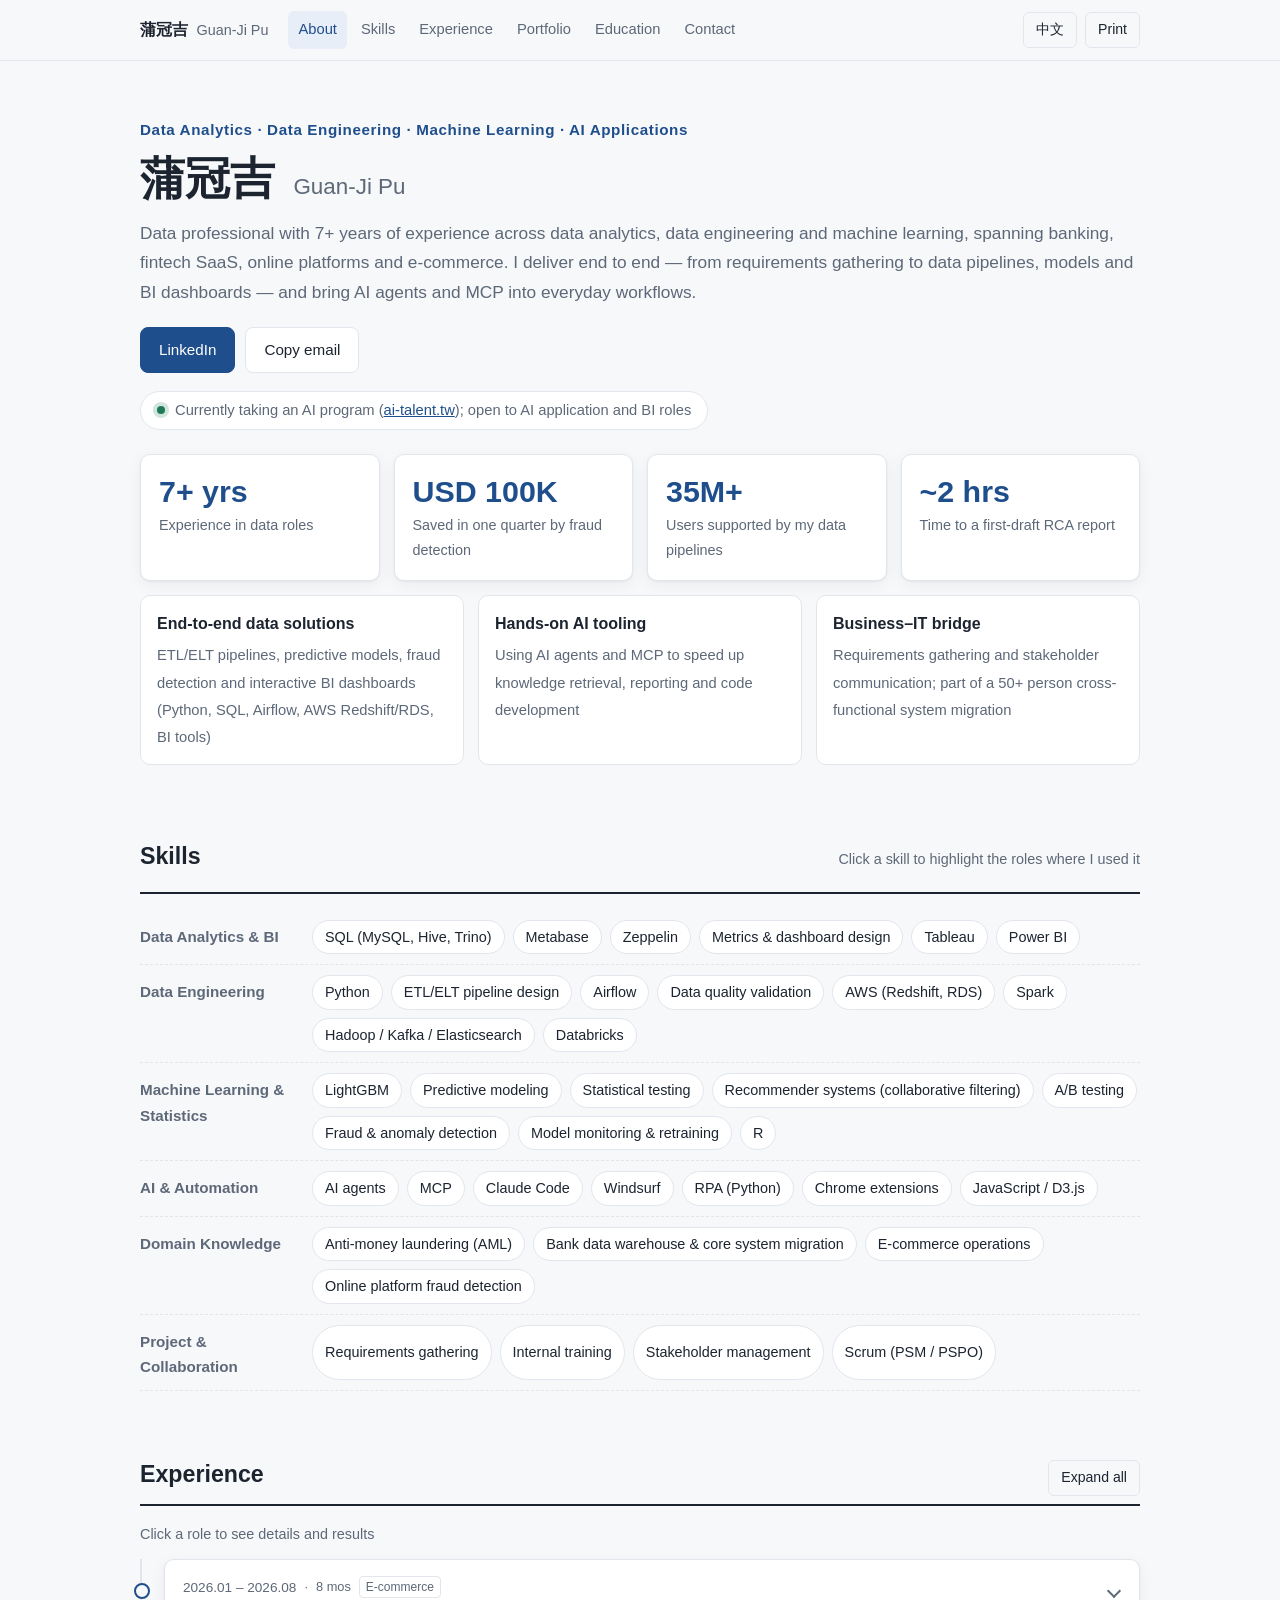
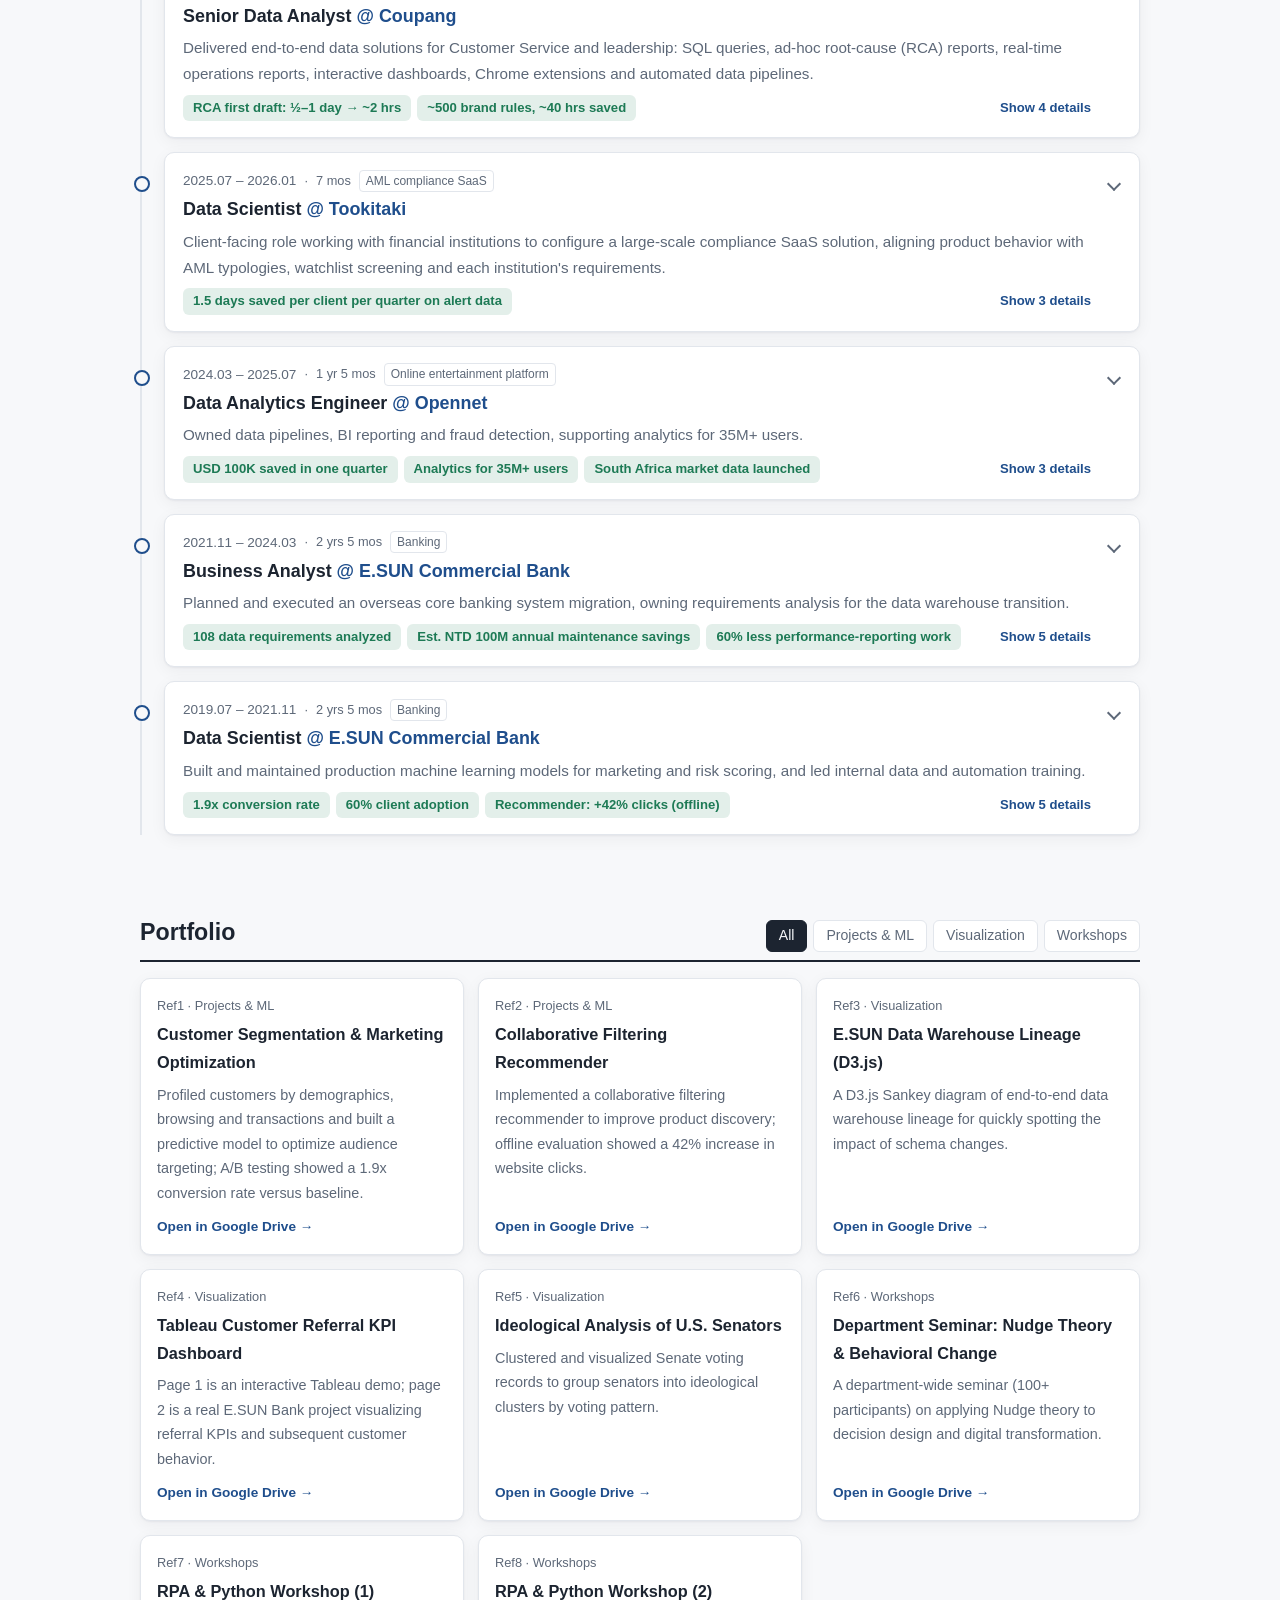
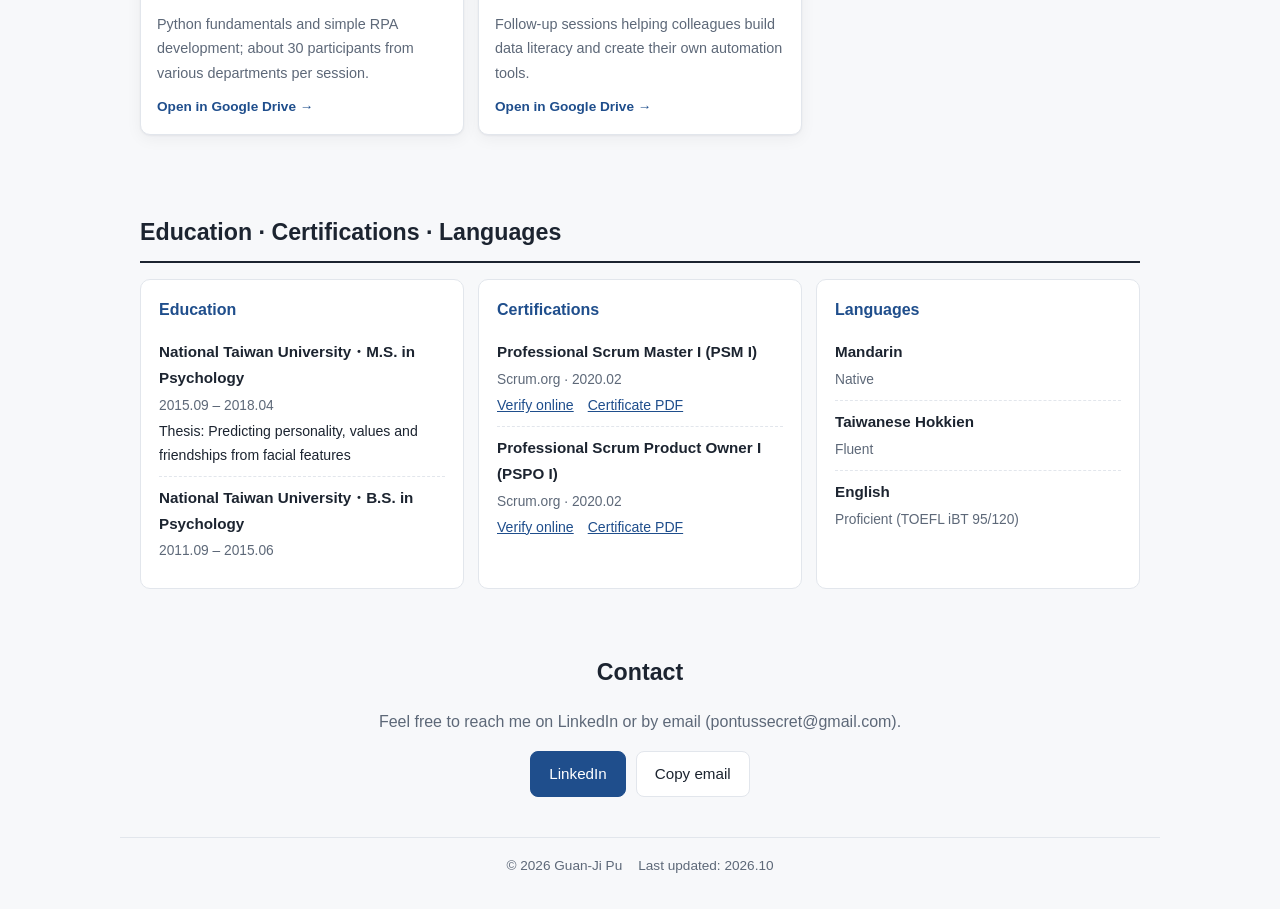
<file: index.html>
<!doctype html>
<html lang="zh-Hant-TW">
<head>
<meta charset="utf-8">
<meta name="viewport" content="width=device-width, initial-scale=1">
<title>蒲冠吉 Guan-Ji Pu｜資料分析 · 資料工程 · AI 應用</title>
<meta name="description" content="蒲冠吉 Guan-Ji Pu 個人履歷：7 年以上資料分析、資料工程與機器學習經驗，橫跨銀行、金融科技 SaaS、線上平台與電商產業。">
<meta property="og:type" content="profile">
<meta property="og:url" content="https://harryputaiwan.github.io/">
<meta property="og:title" content="蒲冠吉 Guan-Ji Pu｜資料分析 · 資料工程 · AI 應用">
<meta property="og:description" content="7 年以上資料分析、資料工程與機器學習經驗，橫跨銀行、金融科技 SaaS、線上平台與電商產業。">
<meta property="og:image" content="https://harryputaiwan.github.io/og.png">
<meta property="og:image:width" content="1200">
<meta property="og:image:height" content="630">
<meta name="twitter:card" content="summary_large_image">
<link rel="icon" href="favicon.svg" type="image/svg+xml">
<link rel="apple-touch-icon" href="apple-touch-icon.png">
<link rel="alternate" hreflang="zh-Hant" href="https://harryputaiwan.github.io/">
<link rel="alternate" hreflang="en" href="https://harryputaiwan.github.io/?lang=en">
<script type="application/ld+json">
{
  "@context": "https://schema.org",
  "@type": "Person",
  "name": "Guan-Ji Pu",
  "alternateName": "蒲冠吉",
  "url": "https://harryputaiwan.github.io/",
  "jobTitle": "Data Analyst / Data Analytics Engineer",
  "description": "Data professional with 7+ years across data analytics, data engineering and machine learning in banking, fintech SaaS, online platforms and e-commerce.",
  "address": { "@type": "PostalAddress", "addressLocality": "Taipei", "addressCountry": "TW" },
  "alumniOf": { "@type": "CollegeOrUniversity", "name": "National Taiwan University" },
  "hasCredential": [
    { "@type": "EducationalOccupationalCredential", "name": "Professional Scrum Master I (PSM I)", "url": "https://scrum.org/certificates/510007" },
    { "@type": "EducationalOccupationalCredential", "name": "Professional Scrum Product Owner I (PSPO I)", "url": "https://scrum.org/certificates/510532" }
  ],
  "knowsAbout": ["SQL", "Python", "ETL/ELT pipelines", "Airflow", "AWS Redshift", "Metabase", "Tableau", "Power BI", "LightGBM", "Predictive modeling", "A/B testing", "Fraud detection", "AI agents", "MCP", "Anti-money laundering"],
  "knowsLanguage": ["zh-TW", "en"],
  "sameAs": ["https://www.linkedin.com/in/guan-ji-pu"]
}
</script>
<link rel="stylesheet" href="style.css">
</head>
<body>
<header class="topbar">
  <div class="wrap topbar-inner">
    <a href="#top" class="brand">蒲冠吉 <span>Guan-Ji Pu</span></a>
    <nav class="nav" id="nav" aria-label="Page">
      <a href="#about" data-i18n="nav.about">簡介</a>
      <a href="#skills" data-i18n="nav.skills">技能</a>
      <a href="#experience" data-i18n="nav.experience">經歷</a>
      <a href="#portfolio" data-i18n="nav.portfolio">作品集</a>
      <a href="#education" data-i18n="nav.education">學歷證照</a>
      <a href="#contact" data-i18n="nav.contact">聯絡</a>
    </nav>
    <div class="tools">
      <button class="ghost" id="langBtn" lang="en">EN</button>
      <button class="ghost print-btn" id="printBtn" data-i18n="print">列印</button>
    </div>
  </div>
</header>

<main id="top">
  <section class="hero wrap" id="about">
    <p class="eyebrow" data-i18n="eyebrow">資料分析 · 資料工程 · 機器學習 · AI 應用</p>
    <h1>蒲冠吉 <small>Guan-Ji Pu</small></h1>
    <p class="lead" id="lead">擁有 7 年以上資料分析、資料工程與機器學習經驗，橫跨銀行、金融科技 SaaS、線上平台與電商產業。擅長從需求訪談到資料管線、模型與 BI 報表的端到端交付，並將 AI Agent 與 MCP 導入日常工作流程。</p>
    <div class="hero-actions">
      <a class="btn primary" href="https://www.linkedin.com/in/guan-ji-pu" target="_blank" rel="noopener">LinkedIn</a>
      <button class="btn copy-email" data-i18n="copyEmail">複製 Email</button>
    </div>
    <div class="status"><span class="dot"></span><span id="status">目前正在進修 AI 課程（<a href="https://ai-talent.tw/" target="_blank" rel="noopener">ai-talent.tw</a>），開放 AI 應用／BI 相關職缺洽談</span></div>
    <div class="kpis" id="kpis">
      <div class="kpi"><div class="kpi-num" data-i="0">7+ 年</div>
      <div class="kpi-label">資料相關工作經驗</div></div>
      <div class="kpi"><div class="kpi-num" data-i="1">USD 100K</div>
      <div class="kpi-label">詐欺偵測單季減少損失</div></div>
      <div class="kpi"><div class="kpi-num" data-i="2">35M+</div>
      <div class="kpi-label">資料管線支援的用戶規模</div></div>
      <div class="kpi"><div class="kpi-num" data-i="3">約 2 小時</div>
      <div class="kpi-label">根因報告初版產出時間</div></div></div>
    <ul class="highlights" id="highlights"><li><strong>端到端資料解決方案</strong><span>設計 ETL／ELT 管線、預測模型、詐欺偵測與互動式 BI 報表（Python、SQL、Airflow、AWS Redshift／RDS、BI 工具）</span></li><li><strong>AI 工具實務應用</strong><span>運用 AI Agent 與 MCP 加速知識檢索、報告產出與程式開發</span></li><li><strong>商業與 IT 的橋樑</strong><span>需求訪談、利害關係人溝通，參與 50+ 人跨部門大型系統轉換專案</span></li></ul>
  </section>

  <section class="wrap section" id="skills">
    <div class="section-head">
      <h2 data-i18n="skillsTitle">專業技能</h2>
      <p class="hint" data-i18n="skillsHint">點選技能，下方會標示用到它的工作經歷</p>
    </div>
    <div id="skillGroups">
      <div class="skill-group"><h3>資料分析與 BI</h3><div class="chips">
        <button class="chip" data-skill="sql" aria-pressed="false">SQL（MySQL、Hive、Trino）</button><button class="chip" data-skill="metabase" aria-pressed="false">Metabase</button><button class="chip" data-skill="zeppelin" aria-pressed="false">Zeppelin</button><button class="chip" data-skill="dashboard" aria-pressed="false">指標與儀表板設計</button><button class="chip" data-skill="tableau" aria-pressed="false">Tableau</button><button class="chip" data-skill="powerbi" aria-pressed="false">Power BI</button>
      </div></div>
      <div class="skill-group"><h3>資料工程</h3><div class="chips">
        <button class="chip" data-skill="python" aria-pressed="false">Python</button><button class="chip" data-skill="etl" aria-pressed="false">ETL／ELT 管線設計</button><button class="chip" data-skill="airflow" aria-pressed="false">Airflow</button><button class="chip" data-skill="dq" aria-pressed="false">資料品質驗證</button><button class="chip" data-skill="aws" aria-pressed="false">AWS（Redshift、RDS）</button><button class="chip" data-skill="spark" aria-pressed="false">Spark</button><button class="chip" data-skill="hadoop" aria-pressed="false">Hadoop／Kafka／Elasticsearch</button><button class="chip" data-skill="databricks" aria-pressed="false">Databricks</button>
      </div></div>
      <div class="skill-group"><h3>機器學習與統計</h3><div class="chips">
        <button class="chip" data-skill="lightgbm" aria-pressed="false">LightGBM</button><button class="chip" data-skill="predictive" aria-pressed="false">預測模型</button><button class="chip" data-skill="stats" aria-pressed="false">統計檢定</button><button class="chip" data-skill="recsys" aria-pressed="false">推薦系統（協同過濾）</button><button class="chip" data-skill="abtest" aria-pressed="false">A/B 測試</button><button class="chip" data-skill="fraud" aria-pressed="false">詐欺與異常偵測</button><button class="chip" data-skill="mlops" aria-pressed="false">模型監控與再訓練</button><button class="chip" data-skill="r" aria-pressed="false">R</button>
      </div></div>
      <div class="skill-group"><h3>AI 應用與自動化</h3><div class="chips">
        <button class="chip" data-skill="agent" aria-pressed="false">AI Agent</button><button class="chip" data-skill="mcp" aria-pressed="false">MCP</button><button class="chip" data-skill="claudecode" aria-pressed="false">Claude Code</button><button class="chip" data-skill="windsurf" aria-pressed="false">Windsurf</button><button class="chip" data-skill="rpa" aria-pressed="false">RPA（Python）</button><button class="chip" data-skill="chromeext" aria-pressed="false">Chrome Extension</button><button class="chip" data-skill="d3" aria-pressed="false">JavaScript／D3.js</button>
      </div></div>
      <div class="skill-group"><h3>產業領域</h3><div class="chips">
        <button class="chip" data-skill="aml" aria-pressed="false">反洗錢（AML）</button><button class="chip" data-skill="bankdw" aria-pressed="false">銀行資料倉儲與核心系統轉換</button><button class="chip" data-skill="ecom" aria-pressed="false">電商營運</button><button class="chip" data-skill="platformfraud" aria-pressed="false">線上平台詐欺偵測</button>
      </div></div>
      <div class="skill-group"><h3>專案與協作</h3><div class="chips">
        <button class="chip" data-skill="reqs" aria-pressed="false">需求訪談</button><button class="chip" data-skill="training" aria-pressed="false">內部教育訓練</button><button class="chip" data-skill="stakeholder" aria-pressed="false">利害關係人管理</button><button class="chip" data-skill="scrum" aria-pressed="false">Scrum（PSM／PSPO）</button>
      </div></div></div>
  </section>

  <section class="wrap section" id="experience">
    <div class="section-head">
      <h2 data-i18n="expTitle">工作經歷</h2>
      <button class="ghost" id="expandAll">全部展開</button>
    </div>
    <p class="hint" id="expHint" data-i18n="expHint">點擊各段經歷，可展開工作細節與成果</p>
    <p class="hl-bar" id="hlBar" hidden=""><span id="hlText"></span><button class="link" id="hlClear" data-i18n="hlClear">清除標示</button></p>
    <ol class="timeline" id="timeline">
      <li class="job" id="job-coupang" data-id="coupang">
        <div class="job-head">
          <div class="job-meta"><span class="job-period">2026.01 – 2026.08</span><span class="job-dur">8 個月</span><span class="industry">電商</span><span class="match" aria-hidden="true"></span></div>
          <h3><button class="job-toggle" aria-expanded="false" aria-controls="body-coupang">Senior Data Analyst <span class="at">@ Coupang</span></button></h3>
          <p class="job-sum">為客服部門與主管提供端到端資料方案：SQL 查詢、根因分析（RCA）臨時需求報表、即時營運報表、互動式儀表板、Chrome Extension 與自動化資料管線。</p>
          <div class="job-foot">
            <div class="results"><span>根因報告初版：半天～1 天 → 約 2 小時</span><span>約 500 個品牌規則，省下約 40 小時</span></div>
            <span class="more">展開 4 項細節</span>
          </div>
          <span class="chev" aria-hidden="true"></span>
        </div>
        <div class="job-body" id="body-coupang"><div class="job-inner">
          <p class="job-intro">電商平台。支援客服部門與高階主管的資料需求。</p>
          <div class="details"><div class="detail"><h4>客服查詢資料解決方案</h4><p>提供 Chrome Extension、即時營運報表等資料工具，解決客服部門的查詢需求：整合跨系統資料、串接查詢 API、支援大量批次查詢，讓營運專員快速完成業務流程。</p></div><div class="detail"><h4>品牌審核規則（Brand Gating Rules）設計</h4><p>商家上架品牌商品需經審核。以 Python 搭配 AI 建立規則產製流程，大量產生 gating regex 規則，並用歷史資料驗證 Recall。相較人工撰寫（缺乏完整驗證、容易出錯、條件過嚴或過寬），規則品質更穩定；共處理約 500 個品牌，每個約省 5 分鐘，累計約 40 小時。</p></div><div class="detail"><h4>AI Agent 與 MCP 的實務應用</h4><p>日常以 Windsurf（搭配工作 skills）與 Claude Code 開發，並運用內部工具加速知識檢索、程式開發與 BI 報表製作，包括：串接內部 Wiki 的 MCP（彙整文件產出知識報告）、Slack 知識問答機器人，以及從歷史 SQL 萃取商業知識的「資料表使用說明」。</p></div><div class="detail"><h4>根因分析報告加速</h4><p>運用 AI 工具後，原需半天到一天的根因分析報告，約 2 小時即可產出第一版。</p></div></div>
          <div class="tags"><span class="tag">Python</span><span class="tag">SQL（MySQL、Hive、Trino）</span><span class="tag">Zeppelin</span><span class="tag">Power BI</span><span class="tag">指標與儀表板設計</span><span class="tag">ETL／ELT 管線設計</span><span class="tag">AI Agent</span><span class="tag">MCP</span><span class="tag">Claude Code</span><span class="tag">Windsurf</span><span class="tag">Chrome Extension</span><span class="tag">電商營運</span><span class="tag">需求訪談</span></div>
        </div></div>
      </li>
      <li class="job" id="job-tookitaki" data-id="tookitaki">
        <div class="job-head">
          <div class="job-meta"><span class="job-period">2025.07 – 2026.01</span><span class="job-dur">7 個月</span><span class="industry">AML 合規 SaaS</span><span class="match" aria-hidden="true"></span></div>
          <h3><button class="job-toggle" aria-expanded="false" aria-controls="body-tookitaki">Data Scientist <span class="at">@ Tookitaki</span></button></h3>
          <p class="job-sum">在客戶服務團隊對接金融機構，協助設定大型合規 SaaS 方案，使產品行為符合 AML 態樣、名單篩檢與各機構需求。</p>
          <div class="job-foot">
            <div class="results"><span>每客戶每季節省 1.5 天警示資料處理時間</span></div>
            <span class="more">展開 3 項細節</span>
          </div>
          <span class="chev" aria-hidden="true"></span>
        </div>
        <div class="job-body" id="body-tookitaki"><div class="job-inner">
          <p class="job-intro">反洗錢（AML）合規 SaaS 公司。客戶為菲律賓、新加坡、馬來西亞、澳洲、紐西蘭等地金融機構。</p>
          <div class="details"><div class="detail"><h4>客戶問題技術排解</h4><p>客戶遇到產品問題時，運用 AI 剖析反洗錢系統、釐清資料管線與產品行為並回覆客戶；排查範圍涵蓋 Hadoop、Spark、Kafka、Elasticsearch 與 AWS 上的工作流程。</p></div><div class="detail"><h4>參數設定建議</h4><p>依客戶的風險偏好，並分析警示（alert）的 true positive／false positive 狀況，建議產品參數設定。</p></div><div class="detail"><h4>分析流程自動化</h4><p>以 Python 與 SQL 自動化分析流程，每位客戶每季可減少 1.5 天的警示資料處理時間。</p></div></div>
          <div class="tags"><span class="tag">Python</span><span class="tag">SQL（MySQL、Hive、Trino）</span><span class="tag">Spark</span><span class="tag">Hadoop／Kafka／Elasticsearch</span><span class="tag">AI Agent</span><span class="tag">反洗錢（AML）</span><span class="tag">需求訪談</span><span class="tag">利害關係人管理</span></div>
        </div></div>
      </li>
      <li class="job" id="job-opennet" data-id="opennet">
        <div class="job-head">
          <div class="job-meta"><span class="job-period">2024.03 – 2025.07</span><span class="job-dur">1 年 5 個月</span><span class="industry">線上娛樂平台</span><span class="match" aria-hidden="true"></span></div>
          <h3><button class="job-toggle" aria-expanded="false" aria-controls="body-opennet">Data Analytics Engineer <span class="at">@ Opennet</span></button></h3>
          <p class="job-sum">負責資料管線、BI 報表與詐欺偵測，支援 3,500 萬以上用戶規模的分析需求。</p>
          <div class="job-foot">
            <div class="results"><span>單季減少 USD 100K 損失</span><span>支援 35M+ 用戶分析</span><span>南非新市場資料上線</span></div>
            <span class="more">展開 3 項細節</span>
          </div>
          <span class="chev" aria-hidden="true"></span>
        </div>
        <div class="job-body" id="body-opennet"><div class="job-inner">
          <p class="job-intro">線上娛樂平台開發商（遊戲機制、BI、維運）。</p>
          <div class="details"><div class="detail"><h4>新市場（南非）ETL 整合專案</h4><p>主導南非新市場上線的 ETL 整合專案，自行拆解工作項目，確保新國家資料與既有 BI 邏輯一致，並透過資料品質驗證與基礎設施設定，維持 BI 服務不中斷。</p></div><div class="detail"><h4>打假球（詐欺）偵測流程</h4><p>從資料中找出可疑模式（多名使用者在相近時間下注相似組合），建置結合 Slack 與 DAG 排程警示的偵測流程，將合規監控嵌入產品系統，單季減少 USD 100K 損失。</p></div><div class="detail"><h4>資料管線與儀表板</h4><p>以 Airflow 與 AWS（Redshift／RDS）設計並優化資料管線，支援 OKR、營運與顧客終身價值（LTV）儀表板，提升跨團隊資訊透明度。</p></div></div>
          <div class="tags"><span class="tag">Python</span><span class="tag">SQL（MySQL、Hive、Trino）</span><span class="tag">Airflow</span><span class="tag">AWS（Redshift、RDS）</span><span class="tag">ETL／ELT 管線設計</span><span class="tag">資料品質驗證</span><span class="tag">Metabase</span><span class="tag">指標與儀表板設計</span><span class="tag">詐欺與異常偵測</span><span class="tag">線上平台詐欺偵測</span></div>
        </div></div>
      </li>
      <li class="job" id="job-esun-ba" data-id="esun-ba">
        <div class="job-head">
          <div class="job-meta"><span class="job-period">2021.11 – 2024.03</span><span class="job-dur">2 年 5 個月</span><span class="industry">銀行</span><span class="match" aria-hidden="true"></span></div>
          <h3><button class="job-toggle" aria-expanded="false" aria-controls="body-esun-ba">Business Analyst <span class="at">@ 玉山銀行 E.SUN Commercial Bank</span></button></h3>
          <p class="job-sum">參與海外核心銀行系統轉換專案的規劃與執行，負責資料倉儲轉換的需求分析。</p>
          <div class="job-foot">
            <div class="results"><span>108 項資料需求分析</span><span>預估年省 NTD 1 億元維運成本</span><span>績效報表工作量減少 60%</span></div>
            <span class="more">展開 5 項細節</span>
          </div>
          <span class="chev" aria-hidden="true"></span>
        </div>
        <div class="job-body" id="body-esun-ba"><div class="job-inner">
          <p class="job-intro">由 Data Scientist 內部轉職，參與海外核心系統轉換專案。</p>
          <div class="details"><div class="detail"><h4>資料倉儲轉換需求分析</h4><p>分析 108 項資料需求並遷移至集中式資料平台，確保資料倉儲順利轉換；預估每年節省新台幣 1 億元維運成本。</p></div><div class="detail"><h4>跨部門協作</h4><p>與 50 位以上業務與 IT 同仁協作，主動與利害關係人溝通，處理新核心系統與資料中台的整合問題。</p></div><div class="detail"><h4>資料血緣視覺化</h4><p>以 JavaScript 與 D3.js 製作資料倉儲血緣（lineage）Sankey 圖，協助團隊掌握資料相依關係與系統異動影響範圍。（見作品集 Ref3）</p></div><div class="detail"><h4>RPA 行政流程優化</h4><p>以 Python 開發 RPA 並包裝成 exe 執行檔，自動化行政作業流程。</p></div><div class="detail"><h4>業務績效 BI 報表自動化</h4><p>將原本以 Excel 人工蒐集數據的業務績效報表，改為 Tableau 自動產生，提升營運可視性並減少 60% 報表工作量。</p></div></div>
          <div class="tags"><span class="tag">需求訪談</span><span class="tag">利害關係人管理</span><span class="tag">SQL（MySQL、Hive、Trino）</span><span class="tag">Tableau</span><span class="tag">指標與儀表板設計</span><span class="tag">RPA（Python）</span><span class="tag">JavaScript／D3.js</span><span class="tag">銀行資料倉儲與核心系統轉換</span><span class="tag">Scrum（PSM／PSPO）</span></div>
        </div></div>
      </li>
      <li class="job" id="job-esun-ds" data-id="esun-ds">
        <div class="job-head">
          <div class="job-meta"><span class="job-period">2019.07 – 2021.11</span><span class="job-dur">2 年 5 個月</span><span class="industry">銀行</span><span class="match" aria-hidden="true"></span></div>
          <h3><button class="job-toggle" aria-expanded="false" aria-controls="body-esun-ds">Data Scientist <span class="at">@ 玉山銀行 E.SUN Commercial Bank</span></button></h3>
          <p class="job-sum">開發並維運正式環境的機器學習模型，支援行銷與風險評分，並推動內部資料分析與自動化教育訓練。</p>
          <div class="job-foot">
            <div class="results"><span>轉換率 1.9 倍</span><span>60% 客戶採用率</span><span>推薦系統離線點擊 +42%</span></div>
            <span class="more">展開 5 項細節</span>
          </div>
          <span class="chev" aria-hidden="true"></span>
        </div>
        <div class="job-body" id="body-esun-ds"><div class="job-inner">
          <p class="job-intro">負責機器學習模型開發與數位轉型相關專案。</p>
          <div class="details"><div class="detail"><h4>獲客預測模型</h4><p>以 LightGBM 建立獲客預測模型，經 A/B 測試驗證，轉換率為傳統方法的 1.9 倍；並建置效能監控、自動再訓練與調校機制。（見作品集 Ref1）</p></div><div class="detail"><h4>投資組合再平衡系統</h4><p>參與以夏普值（Sharpe ratio）最佳化的投資組合再平衡系統，提供理專財務建議；客戶採用率達 60%，預估年營收新台幣 1 億元。</p></div><div class="detail"><h4>顧客輪廓分析</h4><p>與行銷團隊合作分析顧客輪廓，發現某產品關鍵的 20 天獲客窗口，提供行銷決策參考。</p></div><div class="detail"><h4>推薦系統</h4><p>實作協同過濾（Collaborative Filtering）推薦系統，離線評估網站點擊數提升 42%。（見作品集 Ref2）</p></div><div class="detail"><h4>內部教育訓練</h4><p>主辦 Python、RPA 工作坊（每場約 30 人）與部門推力理論（Nudge）講座（100+ 人），協助同仁建立資料素養與自動化能力。</p></div></div>
          <div class="tags"><span class="tag">Python</span><span class="tag">SQL（MySQL、Hive、Trino）</span><span class="tag">LightGBM</span><span class="tag">預測模型</span><span class="tag">統計檢定</span><span class="tag">A/B 測試</span><span class="tag">推薦系統（協同過濾）</span><span class="tag">模型監控與再訓練</span><span class="tag">RPA（Python）</span><span class="tag">內部教育訓練</span></div>
        </div></div>
      </li></ol>
  </section>

  <section class="wrap section" id="portfolio">
    <div class="section-head">
      <h2 data-i18n="pfTitle">作品集</h2>
      <div class="tabs" id="pfTabs" role="group" aria-label="作品集"><button class="tab on" aria-pressed="true" data-cat="all">全部</button><button class="tab" aria-pressed="false" data-cat="ml">專案與機器學習</button><button class="tab" aria-pressed="false" data-cat="viz">視覺化</button><button class="tab" aria-pressed="false" data-cat="ws">工作坊</button></div>
    </div>
    <div class="cards" id="pfCards">
      <a class="card" href="https://drive.google.com/file/d/1D5LhoMamfdwvVnsv8O4gSoZv9PnhibtD/view?usp=drive_link" target="_blank" rel="noopener">
        <span class="card-ref">Ref1 · 專案與機器學習</span>
        <h3>顧客分群與行銷最佳化</h3><p>分析顧客人口特徵、瀏覽與交易行為，建立預測模型最佳化受眾投放，A/B 測試轉換率為基準方法的 1.9 倍。</p><span class="card-more">在 Google Drive 開啟 →</span>
      </a>
      <a class="card" href="https://drive.google.com/file/d/1yGiZ8J0o3bZa5uD1iREtmxPKZ5cgrz7v/view?usp=drive_link" target="_blank" rel="noopener">
        <span class="card-ref">Ref2 · 專案與機器學習</span>
        <h3>協同過濾推薦系統</h3><p>實作協同過濾推薦系統提升商品探索，離線評估網站點擊數提升 42%。</p><span class="card-more">在 Google Drive 開啟 →</span>
      </a>
      <a class="card" href="https://drive.google.com/file/d/1vs_44O8m32M-Qx2qWPpAPBz7qjWmgLtq/view?usp=drive_link" target="_blank" rel="noopener">
        <span class="card-ref">Ref3 · 視覺化</span>
        <h3>玉山資料倉儲血緣圖（D3.js）</h3><p>以 D3.js Sankey 圖呈現資料倉儲端到端血緣，協助快速辨識 schema 異動影響範圍。</p><span class="card-more">在 Google Drive 開啟 →</span>
      </a>
      <a class="card" href="https://drive.google.com/file/d/1A5EMbNzbKxeSt8HlJyvViLaH7qm9O3zZ/view?usp=drive_link" target="_blank" rel="noopener">
        <span class="card-ref">Ref4 · 視覺化</span>
        <h3>Tableau 顧客推薦 KPI 儀表板</h3><p>第一頁為 Tableau 互動儀表板示範；第二頁為玉山銀行實際專案：視覺化推薦（referral）KPI 並分析後續顧客行為。</p><span class="card-more">在 Google Drive 開啟 →</span>
      </a>
      <a class="card" href="https://drive.google.com/file/d/1Q7CS7apyVd2fFjI_AOx2Rs_b2fjZzzVV/view?usp=drive_link" target="_blank" rel="noopener">
        <span class="card-ref">Ref5 · 視覺化</span>
        <h3>美國參議員意識形態分析</h3><p>以分群與視覺化分析參議院投票紀錄，將參議員依投票模式歸納為不同意識形態群組。</p><span class="card-more">在 Google Drive 開啟 →</span>
      </a>
      <a class="card" href="https://drive.google.com/file/d/16BZ_gDMfhnVmpWh8cMdpt8DkoeyJsVPJ/view?usp=drive_link" target="_blank" rel="noopener">
        <span class="card-ref">Ref6 · 工作坊</span>
        <h3>部門講座：推力理論與行為改變</h3><p>百人以上部門講座，介紹 Nudge 理論於決策設計與數位轉型的應用。</p><span class="card-more">在 Google Drive 開啟 →</span>
      </a>
      <a class="card" href="https://drive.google.com/file/d/1pi_isUAmY0_miUR3sShkmnpX41ctiCk-/view?usp=drive_link" target="_blank" rel="noopener">
        <span class="card-ref">Ref7 · 工作坊</span>
        <h3>RPA &amp; Python 工作坊（一）</h3><p>Python 基礎與簡易 RPA 開發，每場約 30 位跨部門同仁參加。</p><span class="card-more">在 Google Drive 開啟 →</span>
      </a>
      <a class="card" href="https://drive.google.com/file/d/1PFOuIg9dmW87c9CJnBjAXgoC68q-tY5X/view?usp=drive_link" target="_blank" rel="noopener">
        <span class="card-ref">Ref8 · 工作坊</span>
        <h3>RPA &amp; Python 工作坊（二）</h3><p>延續課程，協助同仁建立資料素養並動手打造自動化小工具。</p><span class="card-more">在 Google Drive 開啟 →</span>
      </a></div>
  </section>

  <section class="wrap section" id="education">
    <div class="section-head"><h2 data-i18n="eduTitle">學歷 · 證照 · 語言</h2></div>
    <div class="grid3">
      <div class="panel"><h3 data-i18n="edu">學歷</h3><div id="edu"><div class="row"><strong>國立臺灣大學・心理學系 碩士</strong><span class="muted-t">2015.09 – 2018.04</span><p>論文：從臉型特徵預測性格、價值觀與朋友關係</p></div><div class="row"><strong>國立臺灣大學・心理學系 學士</strong><span class="muted-t">2011.09 – 2015.06</span></div></div></div>
      <div class="panel"><h3 data-i18n="certs">證照</h3><div id="certs"><div class="row"><strong>Professional Scrum Master I (PSM I)</strong><span class="muted-t">Scrum.org · 2020.02</span>
      <p><a href="https://scrum.org/certificates/510007" target="_blank" rel="noopener">線上驗證</a>　<a href="Professional%20Scrum%20Master%20I.pdf" target="_blank">證書 PDF</a></p></div><div class="row"><strong>Professional Scrum Product Owner I (PSPO I)</strong><span class="muted-t">Scrum.org · 2020.02</span>
      <p><a href="https://scrum.org/certificates/510532" target="_blank" rel="noopener">線上驗證</a>　<a href="Professional%20Scrum%20Product%20Owner%20I.pdf" target="_blank">證書 PDF</a></p></div></div></div>
      <div class="panel"><h3 data-i18n="langs">語言</h3><div id="langs"><div class="row"><strong>中文</strong><span class="muted-t">母語</span></div><div class="row"><strong>台語</strong><span class="muted-t">流利</span></div><div class="row"><strong>英文</strong><span class="muted-t">專業工作能力（TOEFL iBT 95/120）</span></div></div></div>
    </div>
  </section>

  <section class="wrap section contact" id="contact">
    <h2 data-i18n="contactTitle">聯絡我</h2>
    <p data-i18n="contactText">歡迎透過 LinkedIn 或 Email（pontussecret@gmail.com）與我聯繫。</p>
    <div class="contact-links">
      <a class="btn primary" href="https://www.linkedin.com/in/guan-ji-pu" target="_blank" rel="noopener">LinkedIn</a>
      <button class="btn copy-email" data-i18n="copyEmail">複製 Email</button>
    </div>
    <p class="print-only">linkedin.com/in/guan-ji-pu</p>
    <p class="print-only" data-i18n="printNote">線上互動版：harryputaiwan.github.io</p>
  </section>
</main>

<footer class="wrap footer"><span>© 2026 Guan-Ji Pu</span><span id="updated"></span></footer>
<div class="toast" id="toast" role="status" aria-live="polite"></div>
<script src="data.js"></script>
<script src="script.js"></script>
</body>
</html>
</file>
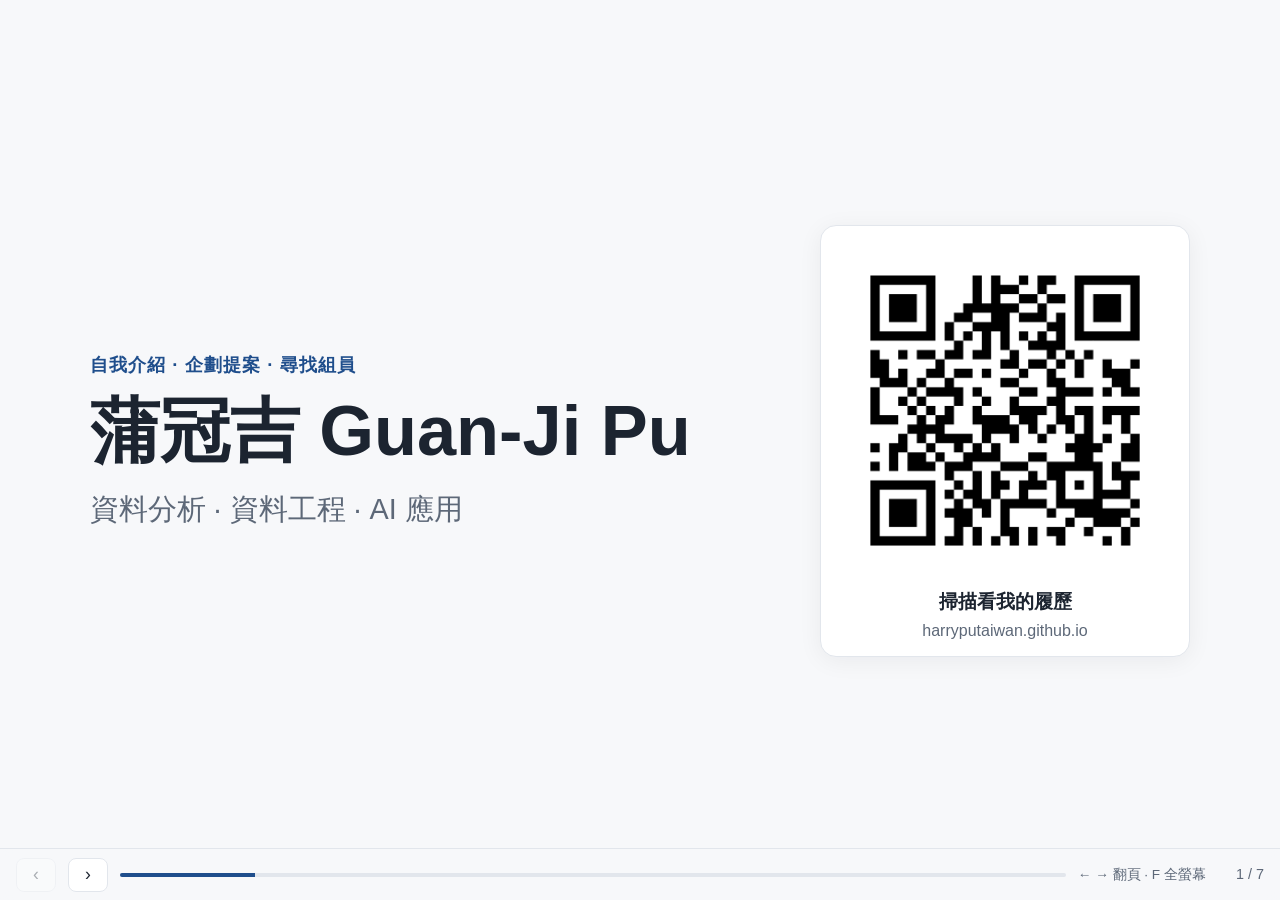
<file: talk/index.html>
<!doctype html>
<html lang="zh-Hant-TW">
<head>
<meta charset="utf-8">
<meta name="viewport" content="width=device-width, initial-scale=1">
<title>蒲冠吉｜自我介紹與企劃提案</title>
<meta name="description" content="蒲冠吉的課程簡報：自我介紹與三個企劃提案方向，歡迎一起組隊。">
<link rel="icon" href="../favicon.svg" type="image/svg+xml">
<style>
:root {
  --bg: #f7f8fa; --surface: #ffffff; --text: #1c2430; --muted: #5d6878;
  --line: #e2e6ec; --accent: #1f4e8c; --accent-soft: #e8eef7; --good: #1d7a55;
}
* { box-sizing: border-box; }
html, body { margin: 0; height: 100%; overflow: hidden; }
body {
  background: var(--bg); color: var(--text);
  font-family: -apple-system, BlinkMacSystemFont, "PingFang TC", "Noto Sans TC", "Microsoft JhengHei", sans-serif;
  line-height: 1.6;
}
a { color: var(--accent); }
[hidden] { display: none !important; }

/* Slides */
.deck { display: flex; height: 100%; transition: transform .45s cubic-bezier(.4, 0, .2, 1); }
.slide {
  flex: none; width: 100vw; height: 100%; overflow-y: auto;
  padding: clamp(24px, 6vh, 72px) clamp(20px, 7vw, 120px) 72px;
  display: flex; flex-direction: column; justify-content: center;
}
.eyebrow { color: var(--accent); font-weight: 600; letter-spacing: .06em; margin: 0 0 10px; font-size: clamp(.9rem, 1.6vw, 1.15rem); }
h1 { font-size: clamp(2.2rem, 6vw, 4.4rem); line-height: 1.2; margin: 0 0 12px; }
h2 { font-size: clamp(1.7rem, 4vw, 3rem); line-height: 1.25; margin: 0 0 10px; }
h3 { font-size: clamp(1rem, 1.8vw, 1.3rem); margin: 0 0 12px; color: var(--muted); font-weight: 600; letter-spacing: .04em; }
.lead { font-size: clamp(1.05rem, 2.2vw, 1.6rem); color: var(--muted); margin: 0 0 28px; }
.sub { font-size: clamp(1.1rem, 2.4vw, 1.8rem); color: var(--muted); margin: 0; }

/* Cover */
.cover { display: grid; grid-template-columns: 1fr auto; gap: clamp(24px, 6vw, 96px); align-items: center; }
.qr { text-align: center; background: var(--surface); border: 1px solid var(--line); border-radius: 16px; padding: 18px 18px 12px; box-shadow: 0 4px 24px rgba(16, 24, 40, .06); }
.qr img { width: clamp(180px, 26vw, 340px); height: auto; display: block; }
.qr p { margin: 10px 0 0; font-weight: 600; font-size: clamp(.95rem, 1.6vw, 1.2rem); }
.qr small { display: block; color: var(--muted); font-weight: 400; }
.pill { display: inline-flex; align-items: center; gap: 10px; margin-top: 28px; background: var(--surface); border: 1px solid var(--line); border-radius: 999px; padding: 6px 18px; color: var(--muted); font-size: clamp(.9rem, 1.5vw, 1.1rem); }
.dot { width: 9px; height: 9px; border-radius: 50%; background: var(--good); flex: none; }

/* Resume embed */
.slide.embed { justify-content: flex-start; padding-top: 20px; padding-bottom: 64px; }
.embed-head { display: flex; align-items: baseline; justify-content: space-between; gap: 16px; margin-bottom: 12px; }
.embed-head h2 { margin: 0; font-size: clamp(1.3rem, 2.6vw, 2rem); }
.embed-head a { white-space: nowrap; }
.frame { flex: 1; min-height: 0; border: 1px solid var(--line); border-radius: 12px; overflow: hidden; background: var(--surface); box-shadow: 0 4px 24px rgba(16, 24, 40, .06); }
.frame iframe { width: 100%; height: 100%; border: 0; display: block; }

/* Proposals */
.tag { align-self: flex-start; display: inline-block; background: var(--accent-soft); color: var(--accent); border-radius: 999px; padding: 3px 14px; font-weight: 600; font-size: clamp(.85rem, 1.4vw, 1rem); margin-bottom: 14px; }
.cols { display: grid; grid-template-columns: 1fr 1fr; gap: clamp(16px, 3vw, 40px); }
.card { background: var(--surface); border: 1px solid var(--line); border-radius: 14px; padding: clamp(16px, 2.4vw, 28px); }
.card ul { margin: 0; padding-left: 1.2em; font-size: clamp(1rem, 1.9vw, 1.4rem); }
.card li + li { margin-top: 8px; }
.card p { margin: 0; font-size: clamp(.95rem, 1.6vw, 1.15rem); color: var(--muted); }
.card .name { font-weight: 700; color: var(--text); font-size: clamp(1.05rem, 1.9vw, 1.35rem); margin-bottom: 6px; }
.card .name a { text-decoration: none; }
.card .name a:hover { text-decoration: underline; }
.chips { display: flex; flex-wrap: wrap; gap: 10px; }
.chips span { background: var(--accent-soft); color: var(--accent); border-radius: 8px; padding: 8px 14px; font-weight: 600; font-size: clamp(.95rem, 1.8vw, 1.3rem); }
.examples { display: grid; gap: 14px; }
.note { margin-top: 10px; font-size: clamp(.85rem, 1.4vw, 1rem); color: var(--muted); }
.grid3 { display: grid; grid-template-columns: repeat(2, 1fr); gap: clamp(12px, 1.6vw, 20px); }
.grid3 .card { padding: clamp(14px, 1.6vw, 22px); }
.grid3 h3 { color: var(--text); margin-bottom: 8px; }
.grid3 h3 small { color: var(--muted); font-weight: 400; font-size: .75em; }
.grid3 ul { font-size: clamp(.95rem, 1.35vw, 1.15rem); }
.grid3 li + li { margin-top: 4px; }
.grid3 .chips span { font-size: clamp(.9rem, 1.3vw, 1.1rem); padding: 6px 12px; }
.grid3 .examples { gap: 8px; }

/* Easter egg */
.end-title { font-size: clamp(2rem, 4.6vw, 3.6rem); margin-bottom: clamp(20px, 4vh, 40px); }
.dirs { list-style: none; margin: 0; padding: 0; display: grid; gap: 12px; }
.dirs li { display: flex; align-items: center; gap: 16px; background: var(--surface); border: 1px solid var(--line); border-radius: 12px; padding: clamp(10px, 1.6vh, 16px) 20px; }
.dirs span { flex: none; width: 2.2em; height: 2.2em; border-radius: 50%; background: var(--accent); color: #fff; display: grid; place-items: center; font-weight: 700; font-size: clamp(.9rem, 1.4vw, 1.1rem); }
.dirs div { font-size: clamp(1rem, 1.8vw, 1.35rem); color: var(--muted); }
.dirs b { color: var(--text); margin-right: 12px; }
.big { font-size: clamp(4rem, 14vw, 10rem); font-weight: 800; color: var(--accent); line-height: 1; margin: 8px 0 4px; font-variant-numeric: tabular-nums; }
.btn { display: inline-flex; align-items: center; border: 1px solid var(--accent); background: var(--accent); color: #fff; padding: 12px 24px; border-radius: 10px; text-decoration: none; font-size: clamp(1rem, 1.8vw, 1.25rem); font-weight: 600; }
.btn:hover { filter: brightness(1.1); }
.btn.line { background: var(--surface); color: var(--accent); }
.actions { display: flex; flex-wrap: wrap; gap: 12px; margin-top: 24px; }

/* Controls */
.bar { position: fixed; left: 0; right: 0; bottom: 0; height: 52px; display: flex; align-items: center; gap: 12px; padding: 0 16px; background: color-mix(in srgb, var(--bg) 90%, transparent); backdrop-filter: blur(6px); border-top: 1px solid var(--line); z-index: 5; }
.bar button { background: var(--surface); border: 1px solid var(--line); color: var(--text); border-radius: 8px; width: 40px; height: 34px; font-size: 1.1rem; cursor: pointer; }
.bar button:hover { border-color: var(--accent); color: var(--accent); }
.bar button:disabled { opacity: .35; cursor: default; }
.progress { flex: 1; height: 4px; background: var(--line); border-radius: 2px; overflow: hidden; }
.progress i { display: block; height: 100%; background: var(--accent); width: 0; transition: width .45s; }
.count { color: var(--muted); font-size: .9rem; font-variant-numeric: tabular-nums; min-width: 3.2em; text-align: right; }
.hint { color: var(--muted); font-size: .85rem; }

@media (max-width: 760px) {
  .cover, .cols, .grid3 { grid-template-columns: 1fr; }
  .qr { justify-self: start; }
  .hint { display: none; }
  .slide { justify-content: flex-start; }
}
.print-only { display: none; }

/* 履歷文字版投影片（PDF 用） */
.rs { justify-content: flex-start; padding-top: 44px; }
.rs-top { display: flex; justify-content: space-between; color: var(--muted); font-size: 15px; margin-bottom: 10px; }
.rs-top b { color: var(--accent); }
.rs h2 { font-size: 34px; margin-bottom: 14px; }
.rs .meta + h2 { margin-bottom: 6px; }
.rs h2 .at { color: var(--accent); font-weight: 600; }
.rs .meta { color: var(--muted); font-size: 16px; margin: 0 0 4px; }
.rs .summary { color: var(--muted); font-size: 18px; margin: 0 0 18px; }
.rs .card { padding: 18px 22px; }
.rs h3 { font-size: 16px; color: var(--accent); margin-bottom: 10px; }
.rs-job { display: grid; grid-template-columns: 1fr 380px; gap: 22px; align-items: start; }
.rs-job .intro { font-size: 15px; color: var(--muted); margin: 0 0 10px; }
.rs-job dl { margin: 0; }
.rs-job dt { font-weight: 700; font-size: 17px; }
.rs-job dd { margin: 2px 0 12px; font-size: 16px; color: var(--muted); line-height: 1.6; }
.rs-side { display: grid; gap: 16px; }
.rs .results { margin: 0; padding: 0; list-style: none; display: grid; gap: 8px; }
.rs .results li { background: color-mix(in srgb, var(--good) 12%, var(--surface)); color: var(--good); border-radius: 8px; padding: 8px 12px; font-weight: 600; font-size: 15px; }
.rs .chips { gap: 6px; }
.rs .chips span { font-size: 13.5px; padding: 3px 9px; font-weight: 500; }
.rs-lead { font-size: 20px; color: var(--muted); margin: 0 0 22px; }
.rs-kpis { display: grid; grid-template-columns: repeat(4, 1fr); gap: 14px; margin-bottom: 14px; }
.rs-kpis div { background: var(--surface); border: 1px solid var(--line); border-radius: 12px; padding: 14px 18px; }
.rs-kpis b { display: block; font-size: 30px; color: var(--accent); line-height: 1.2; }
.rs-kpis span { color: var(--muted); font-size: 15px; }
.rs-hl { display: grid; grid-template-columns: repeat(3, 1fr); gap: 14px; }
.rs-hl p { margin: 0; font-size: 15px; color: var(--muted); }
.rs-skills { display: grid; gap: 12px; }
.rs-skills .row { display: grid; grid-template-columns: 200px 1fr; gap: 16px; align-items: center; background: var(--surface); border: 1px solid var(--line); border-radius: 12px; padding: 14px 20px; }
.rs-skills .row b { font-size: 17px; }
.rs-pf { display: grid; grid-template-columns: repeat(4, 1fr); gap: 14px; }
.rs-pf .card small { color: var(--accent); font-weight: 600; font-size: 13px; }
.rs-pf .card b { display: block; font-size: 16px; margin: 4px 0 6px; line-height: 1.4; }
.rs-pf .card p { margin: 0; font-size: 14px; color: var(--muted); line-height: 1.6; }
.rs-edu { display: grid; grid-template-columns: repeat(3, 1fr); gap: 14px; }
.rs-edu .item + .item { margin-top: 12px; }
.rs-edu b { display: block; font-size: 16px; }
.rs-edu span { display: block; font-size: 14px; color: var(--muted); }
.rs-contact { margin-top: 18px; font-size: 17px; color: var(--muted); }

/* PDF 備案：每張投影片一頁（16:9），履歷改為文字版投影片 */
@page { size: 1440px 810px; margin: 0; }
@media print {
  html, body { height: auto; overflow: visible; }
  body { -webkit-print-color-adjust: exact; print-color-adjust: exact; }
  .deck { display: block; transform: none !important; transition: none; }
  .slide { width: 1440px; height: 810px; overflow: hidden; break-after: page; padding-bottom: 48px; }
  .bar { display: none; }
  .screen-only { display: none !important; }
  .slide.print-only { display: flex; }
  .cover { grid-template-columns: 1fr auto; }
  .cols { grid-template-columns: 1fr 1fr; }
  .grid3 { grid-template-columns: repeat(2, 1fr); }
  .qr { justify-self: auto; box-shadow: none; }
  .frame { box-shadow: none; }
  .slide { justify-content: center; }
  .slide.rs { justify-content: flex-start; }
}
</style>
</head>
<body>
<div class="deck" id="deck">

  <!-- 1. 首頁 -->
  <section class="slide" aria-label="首頁">
    <div class="cover">
      <div>
        <p class="eyebrow">自我介紹 · 企劃提案 · 尋找組員</p>
        <h1>蒲冠吉 Guan-Ji Pu</h1>
        <p class="sub">資料分析 · 資料工程 · AI 應用</p>
      </div>
      <div class="qr">
        <img src="qr.png" alt="履歷網站 QR Code">
        <p>掃描看我的履歷<small>harryputaiwan.github.io</small></p>
      </div>
    </div>
  </section>

  <!-- 2. 履歷（內嵌） -->
  <section class="slide embed screen-only" aria-label="履歷">
    <div class="embed-head">
      <h2>我的履歷</h2>
      <a href="https://harryputaiwan.github.io/" target="_blank" rel="noopener">開新分頁 ↗</a>
    </div>
    <div class="frame"><iframe id="resume" src="https://harryputaiwan.github.io/" title="蒲冠吉的履歷"></iframe></div>
  </section>

  <!-- 履歷文字版（只在列印／PDF 出現），由下方程式依 data.js 產生 -->
  <div id="resumePages" hidden></div>

  <!-- 3. 提案一 -->
  <section class="slide" aria-label="提案一">
    <span class="tag">提案 1 / 3</span>
    <h2>AI BI：企業內部的 AI 加速器</h2>
    <p class="lead">讓同仁用「問的」、用「說的」，就能查資料、看報表。</p>
    <div class="grid3">
      <div class="card">
        <h3>😣 痛點</h3>
        <ul>
          <li>要一個數字，得排隊等 BI／資料團隊</li>
          <li>文件與指標定義散落各處，找半天</li>
          <li>把公司資料貼到公開 AI，有外洩風險</li>
        </ul>
      </div>
      <div class="card">
        <h3>💡 解法（MVP）</h3>
        <ul>
          <li><b>Ask Me Anything Bot</b>：用 RAG 回答內部文件與指標定義</li>
          <li><b>Speech to BI</b>：語音／自然語言 → SQL → 圖表</li>
          <li>以範例資料庫（模擬企業資料）展示</li>
        </ul>
      </div>
      <div class="card">
        <h3>🎯 成果展示</h3>
        <ul>
          <li>Demo：問「上個月各品類營收？」→ 自動出圖</li>
          <li>驗收：回答正確率、回應時間</li>
          <li>權限測試：不同角色只看得到該看的資料</li>
        </ul>
      </div>
      <div class="card">
        <h3>🛠 主要工作</h3>
        <div class="chips"><span>RAG</span><span>MCP</span><span>範例資料庫</span><span>權限管理</span><span>效能</span><span>資安</span></div>
      </div>
    </div>
  </section>

  <!-- 4. 提案二 -->
  <section class="slide" aria-label="提案二">
    <span class="tag">提案 2 / 3</span>
    <h2>可商業化的雲端服務</h2>
    <p class="lead">鎖定一個產業的真實痛點，做出客戶願意付費的 SaaS。</p>
    <div class="grid3">
      <div class="card">
        <h3>😣 痛點</h3>
        <ul>
          <li>許多中小型店家、事務所仍靠 LINE、紙本、Excel 處理預約與客服</li>
          <li>人力有限，重複性工作佔掉大量時間</li>
        </ul>
      </div>
      <div class="card">
        <h3>💡 做法</h3>
        <ul>
          <li>訪談 5–10 位目標客戶，挑出最痛的一件事</li>
          <li>做出 MVP（例如 LINE 預約＋AI 客服）</li>
          <li>找試用客戶，依回饋迭代</li>
        </ul>
      </div>
      <div class="card">
        <h3>📌 參考案例 <small>（市面產品，非本人作品）</small></h3>
        <div class="examples">
          <p><a href="https://www.smartclinic.tw/#testimonials" target="_blank" rel="noopener"><b>診所小幫手</b></a>：治療所的預約、個案紀錄、營運報表、AI 客服</p>
          <p><a href="https://caselight.tw/#features" target="_blank" rel="noopener"><b>CaseLight</b></a>：律師事務所的 AI 受案，自動整理案情摘要</p>
        </div>
      </div>
      <div class="card">
        <h3>🛠 主要工作</h3>
        <div class="chips"><span>需求訪談</span><span>開發</span><span>市場導入</span></div>
        <p class="note">驗證指標：訪談數、試用客戶數、付費意願</p>
      </div>
    </div>
  </section>

  <!-- 5. 提案三 -->
  <section class="slide" aria-label="提案三">
    <span class="tag">提案 3 / 3</span>
    <h2>台股交易：撈錢？賠錢？</h2>
    <p class="lead">用資料驗證交易想法：先回測、再模擬，最後才小額實單。</p>
    <div class="grid3">
      <div class="card">
        <h3>😣 問題</h3>
        <ul>
          <li>投資判斷需要綜合很多資訊判斷</li>
          <li>憑感覺交易，很難知道策略到底有沒有用</li>
          <li>沒算手續費、稅與滑價，回測容易過度樂觀</li>
        </ul>
      </div>
      <div class="card">
        <h3>💡 流程</h3>
        <ul>
          <li>券商 API 取得行情與歷史資料</li>
          <li>研究策略 → 回測（含交易成本）</li>
          <li>模擬交易 → 小額實單</li>
        </ul>
      </div>
      <div class="card">
        <h3>🎯 成果展示</h3>
        <ul>
          <li>回測報告：報酬率、最大回撤、勝率</li>
          <li>自動交易系統 Demo</li>
          <li>風控：停損、部位上限、交易紀錄</li>
        </ul>
      </div>
      <div class="card">
        <h3>🛠 主要工作</h3>
        <div class="chips"><span>券商 API</span><span>研究策略</span><span>回測</span><span>設計交易系統</span></div>
      </div>
    </div>
  </section>

  <!-- 6. 小彩蛋 -->
  <section class="slide" aria-label="小彩蛋">
    <span class="tag">🥚 小彩蛋</span>
    <h2>有多少人看過我的履歷？</h2>
    <div class="big" id="counterNum">…</div>
    <p class="sub">履歷瀏覽 · GoatCounter 統計</p>
    <p class="lead" style="margin-top:20px">剛剛掃 QR Code 的你，也被算進去了 👀</p>
    <div class="actions">
      <a class="btn" href="https://guanjipu.goatcounter.com" target="_blank" rel="noopener">打開 GoatCounter Dashboard ↗</a>
    </div>
  </section>

  <!-- 7. 結尾 -->
  <section class="slide" aria-label="結尾">
    <div class="cover">
      <div>
        <h1 class="end-title">歡迎大家一起討論專題主題！</h1>
        <h3>🔭 有興趣的研究方向</h3>
        <ol class="dirs">
          <li><span>1</span><div><b>AI BI</b>企業內部的 AI 加速器</div></li>
          <li><span>2</span><div><b>雲端服務</b>可商業化的 SaaS</div></li>
          <li><span>3</span><div><b>台股交易</b>策略回測與交易系統</div></li>
        </ol>
        <div class="actions">
          <a class="btn" href="https://www.linkedin.com/in/guan-ji-pu" target="_blank" rel="noopener">LinkedIn</a>
          <a class="btn line" href="mailto:pontussecret@gmail.com">pontussecret@gmail.com</a>
        </div>
      </div>
      <div class="qr">
        <img src="qr.png" alt="履歷網站 QR Code">
        <p>掃描看我的履歷<small>harryputaiwan.github.io</small></p>
      </div>
    </div>
  </section>
</div>

<div class="bar">
  <button id="prev" aria-label="上一頁">‹</button>
  <button id="next" aria-label="下一頁">›</button>
  <div class="progress"><i id="prog"></i></div>
  <span class="hint">← → 翻頁 · F 全螢幕</span>
  <span class="count" id="count"></span>
</div>

<script src="../data.js"></script>
<script>
(() => {
  const deck = document.getElementById("deck");
  renderResumePages();
  const slides = [...deck.children].filter(s => !s.classList.contains("print-only"));
  const N = slides.length;
  let i = 0;

  const go = (n, push = true) => {
    i = Math.max(0, Math.min(N - 1, n));
    deck.style.transform = `translateX(${-i * 100}vw)`;
    document.getElementById("prog").style.width = `${((i + 1) / N) * 100}%`;
    document.getElementById("count").textContent = `${i + 1} / ${N}`;
    document.getElementById("prev").disabled = i === 0;
    document.getElementById("next").disabled = i === N - 1;
    slides.forEach((s, k) => s.inert = k !== i);
    if (push) history.replaceState(null, "", `#${i + 1}`);
    loadCounter(slides[i].getAttribute("aria-label") === "小彩蛋");
  };
  const fromHash = () => go((parseInt(location.hash.slice(1), 10) || 1) - 1, false);

  const toggleFull = () => document.fullscreenElement ? document.exitFullscreen() : document.documentElement.requestFullscreen?.();
  const onKey = e => {
    if (e.metaKey || e.ctrlKey || e.altKey) return;
    if (["ArrowRight", "PageDown"].includes(e.key) || (e.key === " " && e.target === document.body)) { e.preventDefault(); go(i + 1); }
    else if (["ArrowLeft", "PageUp"].includes(e.key)) { e.preventDefault(); go(i - 1); }
    else if (e.key === "Home") go(0);
    else if (e.key === "End") go(N - 1);
    else if (e.key === "f" || e.key === "F") toggleFull();
  };
  document.addEventListener("keydown", onKey);

  // PDF 用的履歷文字版：直接讀 data.js，履歷改了這裡自動跟著變
  function renderResumePages() {
    const R = window.RESUME, anchor = document.getElementById("resumePages");
    if (!R || !anchor) return;
    const S = R.shared, L = R.zh, U = L.ui;
    const esc = t => String(t).replace(/[&<>"]/g, c => ({ "&": "&amp;", "<": "&lt;", ">": "&gt;", '"': "&quot;" }[c]));
    const skill = k => S.skills[k].zh;
    const chips = ks => `<div class="chips">${ks.map(k => `<span>${esc(skill(k))}</span>`).join("")}</div>`;
    const duration = period => {
      const [a, b] = period.split("–").map(x => x.trim().split(".").map(Number));
      const m = (b[0] - a[0]) * 12 + (b[1] - a[1]) + 1;
      return U.duration(Math.floor(m / 12), m % 12);
    };
    const kpi = k => (k.prefix || "") + k.value.toFixed(k.decimals || 0) + (k.suffix || "");

    const pages = [
      { name: "簡介", body: `
        <h2>蒲冠吉 <span class="at">Guan-Ji Pu</span></h2>
        <p class="meta">${esc(U.eyebrow)}</p>
        <p class="rs-lead">${esc(L.lead)}</p>
        <div class="rs-kpis">${L.kpis.map(k => `<div><b>${esc(kpi(k))}</b><span>${esc(k.label)}</span></div>`).join("")}</div>
        <div class="rs-hl">${L.highlights.map(([h, p]) => `<div class="card"><h3>${esc(h)}</h3><p>${esc(p)}</p></div>`).join("")}</div>` },
      { name: U.skillsTitle, body: `
        <h2>${esc(U.skillsTitle)}</h2>
        <div class="rs-skills">${S.skillGroups.map(g => `<div class="row"><b>${esc(g.zh)}</b>${chips(g.skills)}</div>`).join("")}</div>` },
      ...L.jobs.map(j => ({ name: U.expTitle, body: `
        <p class="meta">${esc(j.period)}　·　${esc(duration(j.period))}　·　${esc(j.industry)}</p>
        <h2>${esc(j.title)} <span class="at">@ ${esc(j.company)}</span></h2>
        <p class="summary">${esc(j.summary)}</p>
        <div class="rs-job">
          <div class="card"><p class="intro">${esc(j.intro)}</p><dl>${j.details.map(d => `<dt>${esc(d.h)}</dt><dd>${esc(d.p)}</dd>`).join("")}</dl></div>
          <div class="rs-side">
            <div class="card"><h3>成果</h3><ul class="results">${j.results.map(r => `<li>${esc(r)}</li>`).join("")}</ul></div>
            <div class="card"><h3>使用技能</h3>${chips(S.jobSkills[j.id] || [])}</div>
          </div>
        </div>` })),
      { name: U.pfTitle, body: `
        <h2>${esc(U.pfTitle)}</h2>
        <div class="rs-pf">${L.portfolio.map(x => `<div class="card"><small>${esc(x.ref)} · ${esc(U.pfCats[x.cat])}</small><b>${esc(x.title)}</b><p>${esc(x.desc)}</p></div>`).join("")}</div>` },
      { name: U.eduTitle, body: `
        <h2>${esc(U.eduTitle)}</h2>
        <div class="rs-edu">
          <div class="card"><h3>${esc(U.edu)}</h3>${L.education.map(e => `<div class="item"><b>${esc(e.school)}・${esc(e.degree)}</b><span>${esc(e.period)}</span>${e.note ? `<span>${esc(e.note)}</span>` : ""}</div>`).join("")}</div>
          <div class="card"><h3>${esc(U.certs)}</h3>${S.certs.map(c => `<div class="item"><b>${esc(c.name)}</b><span>Scrum.org · ${esc(c.date)}</span></div>`).join("")}</div>
          <div class="card"><h3>${esc(U.langs)}</h3>${L.languages.map(([a, b]) => `<div class="item"><b>${esc(a)}</b><span>${esc(b)}</span></div>`).join("")}</div>
        </div>
        <p class="rs-contact">${esc(U.contactText)}　LinkedIn：linkedin.com/in/guan-ji-pu</p>` }
    ];
    anchor.outerHTML = pages.map((pg, k) => `
  <section class="slide rs print-only" aria-label="履歷 ${k + 1}/${pages.length}">
    <div class="rs-top"><span><b>我的履歷</b>　${esc(pg.name)}</span><span>${k + 1} / ${pages.length}　·　harryputaiwan.github.io</span></div>
    ${pg.body}
  </section>`).join("");
  }

  // 履歷內嵌頁：左右鍵與簡報筆的翻頁鍵仍然控制簡報，上下鍵與空白鍵捲動履歷
  const frame = document.getElementById("resume");
  frame.addEventListener("load", () => {
    try {
      frame.contentWindow.addEventListener("keydown", e => {
        if (["ArrowRight", "ArrowLeft", "PageDown", "PageUp", "f", "F"].includes(e.key)) onKey(e);
      });
    } catch (_) {}
  });

  document.getElementById("prev").onclick = () => go(i - 1);
  document.getElementById("next").onclick = () => go(i + 1);

  // 手機左右滑動
  let x0 = null, y0 = null;
  deck.addEventListener("touchstart", e => { x0 = e.touches[0].clientX; y0 = e.touches[0].clientY; }, { passive: true });
  deck.addEventListener("touchend", e => {
    if (x0 === null) return;
    const dx = e.changedTouches[0].clientX - x0, dy = e.changedTouches[0].clientY - y0;
    if (Math.abs(dx) > 50 && Math.abs(dx) > Math.abs(dy) * 1.5) go(i + (dx < 0 ? 1 : -1));
    x0 = null;
  }, { passive: true });

  // GoatCounter 總瀏覽數：停在彩蛋頁時每 10 秒更新，數字變動時往上跳
  const numEl = document.getElementById("counterNum");
  let shown = null, timer = null;
  const animateTo = target => {
    const from = shown ?? Math.max(0, target - 30), t0 = performance.now();
    const step = t => {
      const p = Math.min(1, (t - t0) / 900);
      numEl.textContent = Math.round(from + (target - from) * (1 - Math.pow(1 - p, 3))).toLocaleString();
      if (p < 1) requestAnimationFrame(step);
    };
    requestAnimationFrame(step);
    shown = target;
  };
  const fetchCount = () => fetch("https://guanjipu.goatcounter.com/counter/TOTAL.json", { cache: "no-store" })
    .then(r => r.ok ? r.json() : Promise.reject())
    .then(d => { const n = parseInt(String(d.count).replace(/\D/g, ""), 10); if (n !== shown) animateTo(n); })
    .catch(() => { if (shown === null) numEl.textContent = "—"; });
  function loadCounter(on) {
    clearInterval(timer);
    if (!on) return;
    fetchCount();
    timer = setInterval(fetchCount, 10000);
  }

  // 匯出 PDF 時（?pdf）直接帶入目前數字
  if (new URLSearchParams(location.search).has("pdf")) {
    fetch("https://guanjipu.goatcounter.com/counter/TOTAL.json").then(r => r.json())
      .then(d => { numEl.textContent = d.count; });
  }

  window.addEventListener("hashchange", fromHash);
  window.addEventListener("resize", () => go(i, false));
  fromHash();
})();
</script>
</body>
</html>
</file>
<file: style.css>
:root {
  --bg: #f7f8fa;
  --surface: #ffffff;
  --text: #1c2430;
  --muted: #5d6878;
  --line: #e2e6ec;
  --accent: #1f4e8c;
  --accent-soft: #e8eef7;
  --good: #1d7a55;
  --radius: 10px;
  --shadow: 0 1px 2px rgba(16, 24, 40, .05), 0 4px 16px rgba(16, 24, 40, .05);
}
@media (prefers-color-scheme: dark) {
  :root {
    --bg: #11151b; --surface: #181e26; --text: #e6eaf0; --muted: #9aa5b4;
    --line: #2a323d; --accent: #7fa8e0; --accent-soft: #1d2a3c; --good: #5cc199;
  }
}
* { box-sizing: border-box; }
html { scroll-behavior: smooth; scroll-padding-top: 72px; }
body {
  margin: 0; background: var(--bg); color: var(--text);
  font-family: -apple-system, BlinkMacSystemFont, "PingFang TC", "Noto Sans TC", "Microsoft JhengHei", sans-serif;
  line-height: 1.7; font-size: 16px;
}
a { color: var(--accent); }
button { font: inherit; cursor: pointer; }
:focus-visible { outline: 2px solid var(--accent); outline-offset: 2px; border-radius: 4px; }
[hidden] { display: none !important; }
.wrap { max-width: 1040px; margin: 0 auto; padding: 0 20px; }

/* Top bar */
.topbar { position: sticky; top: 0; z-index: 10; background: color-mix(in srgb, var(--bg) 88%, transparent); backdrop-filter: blur(8px); border-bottom: 1px solid var(--line); }
.topbar-inner { display: flex; align-items: center; gap: 20px; height: 60px; }
.brand { font-weight: 700; text-decoration: none; color: var(--text); white-space: nowrap; }
.brand span { color: var(--muted); font-weight: 500; font-size: .9em; margin-left: 4px; }
.nav { display: flex; gap: 4px; flex: 1; min-width: 0; overflow-x: auto; scrollbar-width: none; }
.nav::-webkit-scrollbar { display: none; }
.nav a { color: var(--muted); text-decoration: none; padding: 6px 10px; border-radius: 6px; font-size: .92rem; white-space: nowrap; }
.nav a:hover, .nav a.on { color: var(--accent); background: var(--accent-soft); }
.tools { display: flex; gap: 8px; }
.ghost { background: transparent; border: 1px solid var(--line); color: var(--text); border-radius: 6px; padding: 5px 12px; font-size: .88rem; }
.ghost:hover { border-color: var(--accent); color: var(--accent); }

/* Buttons */
.btn { display: inline-flex; align-items: center; border: 1px solid var(--line); background: var(--surface); color: var(--text); padding: 9px 18px; border-radius: 8px; text-decoration: none; font-size: .95rem; }
.btn:hover { border-color: var(--accent); color: var(--accent); }
.btn.primary { background: var(--accent); color: #fff; border-color: var(--accent); }
.btn.primary:hover { color: #fff; filter: brightness(1.1); }
@media (prefers-color-scheme: dark) { .btn.primary, .btn.primary:hover { color: #0d1622; } }

/* Hero */
.hero { padding-top: 56px; padding-bottom: 16px; }
.eyebrow { color: var(--accent); font-weight: 600; letter-spacing: .04em; margin: 0 0 8px; font-size: .95rem; }
h1 { font-size: clamp(2rem, 5vw, 2.8rem); margin: 0 0 12px; line-height: 1.25; }
h1 small { font-size: .5em; color: var(--muted); font-weight: 500; margin-left: 6px; }
.lead { font-size: 1.08rem; color: var(--muted); margin: 0 0 20px; }
.hero-actions { display: flex; flex-wrap: wrap; gap: 10px; margin-bottom: 18px; }
.status { display: inline-flex; align-items: center; gap: 10px; background: var(--surface); border: 1px solid var(--line); border-radius: 999px; padding: 6px 16px; font-size: .92rem; color: var(--muted); }
.dot { width: 8px; height: 8px; border-radius: 50%; background: var(--good); box-shadow: 0 0 0 4px color-mix(in srgb, var(--good) 20%, transparent); flex: none; }
.kpis { display: grid; grid-template-columns: repeat(4, 1fr); gap: 14px; margin-top: 24px; }
.kpi { background: var(--surface); border: 1px solid var(--line); border-radius: var(--radius); padding: 18px; box-shadow: var(--shadow); }
.kpi-num { font-size: 1.9rem; font-weight: 700; color: var(--accent); font-variant-numeric: tabular-nums; line-height: 1.2; }
.kpi-label { color: var(--muted); font-size: .9rem; margin-top: 4px; }
.highlights { list-style: none; padding: 0; margin: 14px 0 0; display: grid; grid-template-columns: repeat(3, 1fr); gap: 14px; }
.highlights li { background: var(--surface); border: 1px solid var(--line); border-radius: var(--radius); padding: 14px 16px; }
.highlights strong { display: block; margin-bottom: 4px; }
.highlights span { color: var(--muted); font-size: .92rem; }

/* Sections：內容一律直接顯示，不做淡入，避免截圖或轉 PDF 時拍到空白 */
.section { padding-top: 56px; padding-bottom: 8px; }
.section-head { display: flex; align-items: baseline; justify-content: space-between; gap: 16px; flex-wrap: wrap; border-bottom: 2px solid var(--text); padding-bottom: 8px; margin-bottom: 16px; }
h2 { margin: 0; font-size: 1.45rem; }
.hint { color: var(--muted); font-size: .9rem; margin: 0 0 12px; }

/* Skills */
.skill-group { display: grid; grid-template-columns: 160px 1fr; gap: 12px; padding: 10px 0; border-bottom: 1px dashed var(--line); }
.skill-group h3 { margin: 4px 0 0; font-size: .95rem; color: var(--muted); font-weight: 600; }
.chips { display: flex; flex-wrap: wrap; gap: 8px; list-style: none; margin: 0; padding: 0; }
.chip { border: 1px solid var(--line); background: var(--surface); color: var(--text); border-radius: 999px; padding: 4px 12px; font-size: .9rem; transition: background .15s, border-color .15s, color .15s; }
.chip:hover { border-color: var(--accent); color: var(--accent); }
.chip.on { background: var(--accent); border-color: var(--accent); color: #fff; }
@media (prefers-color-scheme: dark) { .chip.on { color: #0d1622; } }
.sr { position: absolute; width: 1px; height: 1px; overflow: hidden; clip: rect(0 0 0 0); white-space: nowrap; }

/* Timeline */
.hl-bar { display: flex; align-items: center; gap: 10px; flex-wrap: wrap; font-size: .9rem; color: var(--accent); background: var(--accent-soft); border-radius: 8px; padding: 6px 12px; margin: 0 0 12px; }
.link { background: none; border: 0; padding: 0; color: var(--accent); text-decoration: underline; font-size: .88rem; margin-left: auto; }
.job.dim .job-head { opacity: .45; }
.job.hit .job-head { border-color: var(--accent); box-shadow: 0 0 0 3px var(--accent-soft); }
.job.hit.pulse .job-head { animation: pulse 1.1s ease-out 1; }
@keyframes pulse { 0% { box-shadow: 0 0 0 0 color-mix(in srgb, var(--accent) 45%, transparent); } 70% { box-shadow: 0 0 0 10px transparent; } 100% { box-shadow: 0 0 0 3px var(--accent-soft); } }
.match:empty { display: none; }
.match { font-size: .75rem; font-weight: 600; color: #fff; background: var(--accent); border-radius: 4px; padding: 0 6px; }
@media (prefers-color-scheme: dark) { .match { color: #0d1622; } }
.timeline { list-style: none; margin: 0; padding: 0 0 0 22px; border-left: 2px solid var(--line); }
.job { position: relative; margin-bottom: 14px; transition: opacity .25s; }
.job::before { content: ""; position: absolute; left: -30px; top: 24px; width: 12px; height: 12px; border-radius: 50%; background: var(--bg); border: 2px solid var(--accent); }
.job.open::before, .job.hit::before { background: var(--accent); }
.job-head { position: relative; transition: opacity .25s, border-color .15s; cursor: pointer; background: var(--surface); border: 1px solid var(--line); border-radius: var(--radius); padding: 16px 48px 16px 18px; box-shadow: var(--shadow); }
.job-head:hover { border-color: var(--accent); }
.job.open .job-head { border-radius: var(--radius) var(--radius) 0 0; }
.job-meta { display: flex; align-items: center; gap: 8px; flex-wrap: wrap; }
.job-period { color: var(--muted); font-size: .85rem; font-variant-numeric: tabular-nums; }
.job-dur { color: var(--muted); font-size: .8rem; }
.job-dur::before { content: "·"; margin-right: 8px; }
.industry { font-size: .75rem; color: var(--muted); border: 1px solid var(--line); border-radius: 4px; padding: 0 6px; }
.job h3 { margin: 2px 0 4px; font-size: 1.12rem; }
.job-toggle { all: unset; cursor: pointer; font-weight: 700; }
.job-toggle:focus-visible { outline: 2px solid var(--accent); outline-offset: 3px; border-radius: 4px; }
.at { color: var(--accent); font-weight: 600; }
.job-sum { margin: 0 0 8px; color: var(--muted); font-size: .95rem; }
.job-foot { display: flex; align-items: center; justify-content: space-between; gap: 10px; flex-wrap: wrap; }
.results { display: flex; flex-wrap: wrap; gap: 6px; }
.results span { background: color-mix(in srgb, var(--good) 12%, transparent); color: var(--good); font-size: .82rem; font-weight: 600; padding: 2px 10px; border-radius: 6px; }
.more { font-size: .82rem; color: var(--accent); font-weight: 600; white-space: nowrap; }
.chev { position: absolute; right: 20px; top: 26px; width: 10px; height: 10px; border-right: 2px solid var(--muted); border-bottom: 2px solid var(--muted); transform: rotate(45deg); transition: transform .25s; }
.job.open .chev { transform: rotate(-135deg); top: 30px; }
.job-body { display: grid; grid-template-rows: 0fr; transition: grid-template-rows .3s ease; }
.job.open .job-body { grid-template-rows: 1fr; }
.job-inner { overflow: hidden; visibility: hidden; background: var(--surface); border: 0 solid var(--line); border-radius: 0 0 var(--radius) var(--radius); }
.job.open .job-inner { visibility: visible; border-width: 0 1px 1px; padding: 4px 18px 16px; }
.job-intro { font-size: .9rem; color: var(--muted); background: var(--bg); border-radius: 6px; padding: 6px 10px; margin: 8px 0 12px; }
.details { display: grid; gap: 12px; }
.detail { border-left: 3px solid var(--accent-soft); padding-left: 12px; }
.detail h4 { margin: 0 0 2px; font-size: .98rem; }
.detail p { margin: 0; font-size: .94rem; }
.tags { display: flex; flex-wrap: wrap; gap: 6px; margin-top: 14px; }
.tag { font-size: .8rem; background: transparent; border: 1px solid var(--line); border-radius: 4px; padding: 1px 8px; color: var(--muted); }

/* Portfolio */
.tabs { display: flex; gap: 6px; flex-wrap: wrap; }
.tab { border: 1px solid var(--line); background: var(--surface); color: var(--muted); border-radius: 6px; padding: 3px 12px; font-size: .88rem; }
.tab.on { background: var(--text); color: var(--bg); border-color: var(--text); }
.cards { display: grid; grid-template-columns: repeat(auto-fill, minmax(280px, 1fr)); gap: 14px; margin-bottom: 14px; }
.card { display: flex; flex-direction: column; background: var(--surface); border: 1px solid var(--line); border-radius: var(--radius); padding: 16px; text-decoration: none; color: var(--text); box-shadow: var(--shadow); transition: transform .15s, border-color .15s; }
.card:hover { transform: translateY(-2px); border-color: var(--accent); }
.card-ref { font-size: .8rem; color: var(--muted); }
.card h3 { margin: 4px 0 6px; font-size: 1.02rem; }
.card p { margin: 0 0 10px; font-size: .9rem; color: var(--muted); flex: 1; }
.card-more { font-size: .85rem; color: var(--accent); font-weight: 600; }

/* Education */
.grid3 { display: grid; grid-template-columns: repeat(3, 1fr); gap: 14px; }
.panel { background: var(--surface); border: 1px solid var(--line); border-radius: var(--radius); padding: 16px 18px; }
.panel h3 { margin: 0 0 8px; font-size: 1rem; color: var(--accent); }
.row { padding: 8px 0; border-bottom: 1px dashed var(--line); }
.row:last-child { border-bottom: 0; }
.row strong { display: block; font-size: .95rem; }
.row p { margin: 2px 0 0; font-size: .88rem; }
.muted-t { color: var(--muted); font-size: .86rem; }

/* Contact */
.contact { text-align: center; padding-bottom: 40px; }
.contact p { color: var(--muted); }
.contact-links { display: flex; justify-content: center; flex-wrap: wrap; gap: 10px; }
.footer { display: flex; justify-content: center; flex-wrap: wrap; gap: 6px 16px; color: var(--muted); font-size: .85rem; padding-top: 16px; padding-bottom: 32px; border-top: 1px solid var(--line); }
.print-only { display: none; }

.toast { position: fixed; left: 50%; bottom: 24px; transform: translate(-50%, 20px); background: var(--text); color: var(--bg); padding: 8px 18px; border-radius: 8px; opacity: 0; transition: all .25s; pointer-events: none; font-size: .9rem; }
.toast.show { opacity: 1; transform: translate(-50%, 0); }

@media (max-width: 820px) {
  .highlights, .grid3 { grid-template-columns: 1fr; }
  .kpis { grid-template-columns: repeat(2, 1fr); gap: 10px; }
  .kpi { padding: 14px; }
  .kpi-num { font-size: 1.5rem; }
  .skill-group { grid-template-columns: 1fr; gap: 4px; }
  .brand span, .print-btn { display: none; }
  .tools .ghost { padding: 4px 10px; }
  .topbar-inner { gap: 10px; }
  /* 導覽列可橫向滑動，還有內容的一側淡出提示 */
  .nav { --fl: 16px; --fr: 16px; -webkit-mask-image: linear-gradient(90deg, transparent, #000 var(--fl), #000 calc(100% - var(--fr)), transparent); mask-image: linear-gradient(90deg, transparent, #000 var(--fl), #000 calc(100% - var(--fr)), transparent); }
  .nav.at-start { --fl: 0px; }
  .nav.at-end { --fr: 0px; }
  .hero { padding-top: 24px; }
  .eyebrow { font-size: .85rem; margin-bottom: 4px; }
  h1 { margin-bottom: 8px; }
  .lead { font-size: .98rem; line-height: 1.65; margin-bottom: 14px; }
  .hero-actions { margin-bottom: 12px; }
  .hero-actions .btn { padding: 8px 12px; }
  .kpis { margin-top: 14px; }
  .hero-actions .btn { flex: 1 1 auto; justify-content: center; }
  .status { border-radius: 12px; align-items: flex-start; }
  .dot { margin-top: 8px; }
}
@media (prefers-reduced-motion: reduce) {
  html { scroll-behavior: auto; }
  * { transition: none !important; animation: none !important; }
}
@media print {
  /* 列印一律用淺色 */
  :root { --bg: #fff; --surface: #fff; --text: #1c2430; --muted: #4a5464; --line: #d5dae2; --accent: #1f4e8c; --accent-soft: #e8eef7; --good: #1d7a55; --shadow: none; }
  body { background: #fff; font-size: 13px; }
  .topbar, .toast, .hint, .hl-bar, #expandAll, .tabs, .chev, .more, .copy-email, .hero-actions, .match { display: none !important; }
  .print-only { display: block; }
  .btn.primary { display: none; }
  .hero { padding-top: 0; }
  /* 每個大標從新的一頁開始；聯絡內容很短，接在學歷之後 */
  .section { padding-top: 0; break-before: page; }
  .contact { break-before: auto; padding-top: 32px; }
  .section-head, h2, h3, h4, .job-head { break-after: avoid; }
  /* 經歷卡片可跨頁，但單一細節、卡片標頭不拆開 */
  .detail, .card, .panel, .kpi, .highlights li, .skill-group, .tags { break-inside: avoid; }
  .job-head { break-inside: avoid; }
  /* 列印紙張較窄，仍維持桌機排版 */
  .kpis { grid-template-columns: repeat(4, 1fr); gap: 10px; }
  .kpi { padding: 12px; }
  .kpi-num { font-size: 1.4rem; }
  .highlights, .grid3 { grid-template-columns: repeat(3, 1fr); gap: 10px; }
  .skill-group { grid-template-columns: 140px 1fr; }
  .job.dim .job-head { opacity: 1; }
  .job.hit .job-head { border-color: var(--line); box-shadow: none; }
  /* 展開動畫用的 grid 會讓 Chrome 無法跨頁拆分，列印時改成一般區塊 */
  .job-body { display: block; }
  .job-inner { overflow: visible; visibility: visible; border-width: 0 1px 1px !important; padding: 4px 18px 16px !important; }
  .chip { padding: 2px 10px; }
  .footer { padding-bottom: 0; }
}
</file>
